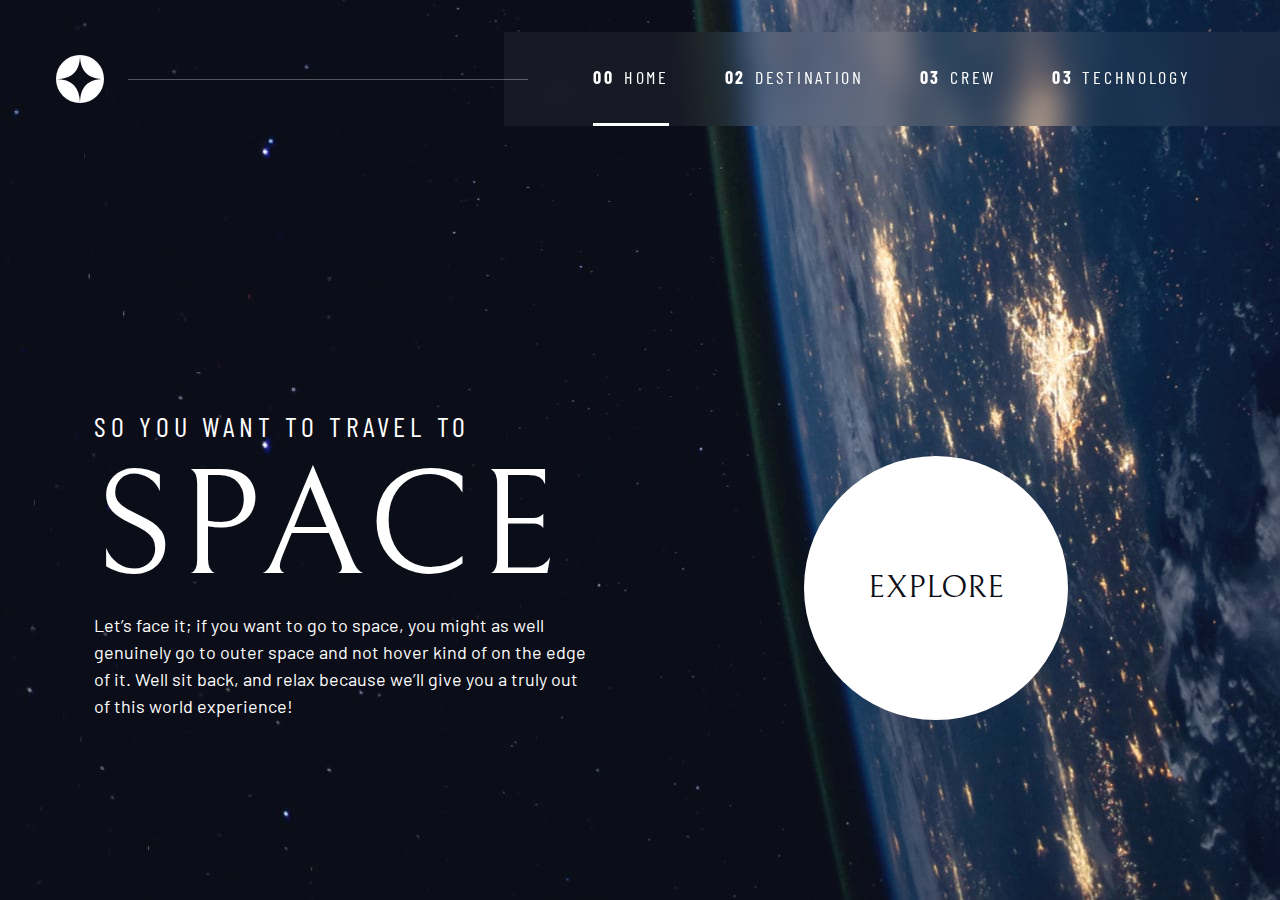
<file: index.html>
<!DOCTYPE html>
<html lang="en">
<head>
    <meta charset="UTF-8">
    <meta http-equiv="X-UA-Compatible" content="IE=edge">
    <meta name="viewport" content="width=device-width, initial-scale=1.0">
    <title>SpaceY</title>
    <!-- custom css -->
    <link rel="stylesheet" href="style.css">
     
    <!-- Google font -->
    <link rel="preconnect" href="https://fonts.googleapis.com">
    <link rel="preconnect" href="https://fonts.gstatic.com" crossorigin>
    <link href="https://fonts.googleapis.com/css2?family=Barlow+Condensed:wght@400;700&family=Bellefair&family=Barlow:wght@400;700&display=swap"
        rel="stylesheet">
        <!-- favicon -->
    <link rel="icon" type="image/png" sizes="32x32" href="./assets/favicon-32x32.png">

</head>
<body class="home">

    <header class="primary-header flex">
        <div>
            <img src="./assets/shared/logo.svg" alt="space tourism logo" class="logo">
        </div>
        <button class="mobile-nav-toggle" aria-controls="primary-navigation"><span class="sr-only" aria-expanded="false">Menu</span></button>
        <nav>
            <ul id="primary-navigation" data-visible="false" class="primary-navigation underline-indicators flex">
                <li class="active"><a class="ff-sans-cond uppercase text-white letter-spacing-2" href="index.html"><span aria-hidden="true">00</span>Home</a>
                <li><a class="ff-sans-cond uppercase text-white letter-spacing-2" href="destination.html"><span aria-hidden="true">02</span>Destination</a>
                <li><a class="ff-sans-cond uppercase text-white letter-spacing-2" href="crew.html"><span aria-hidden="true">03</span>Crew</a>
                <li><a class="ff-sans-cond uppercase text-white letter-spacing-2" href="technology.html"><span aria-hidden="true">03</span>Technology</a>
            </ul>
        </nav>
    </header>

    <main class="grid-container grid-container--home">
        <div>
            <h1 class="test-accent fs-500 ff-sans-cond uppercase letter-spacing-1">So you want to travel to
                <span class="fs-900 ff-serif text-white d-block">Space</span>
            </h1>
            <p>Let’s face it; if you want to go to space, you might as well genuinely go to 
                outer space and not hover kind of on the edge of it. Well sit back, and relax 
                because we’ll give you a truly out of this world experience!
            </p>
        </div>
        <div>
            <a href="destination.html" class="large-button uppercase ff-serif text-dark bg-white">Explore</a>
         </div>
        </main>
    
<script src="app.js"></script>
</body>
</html>
</file>
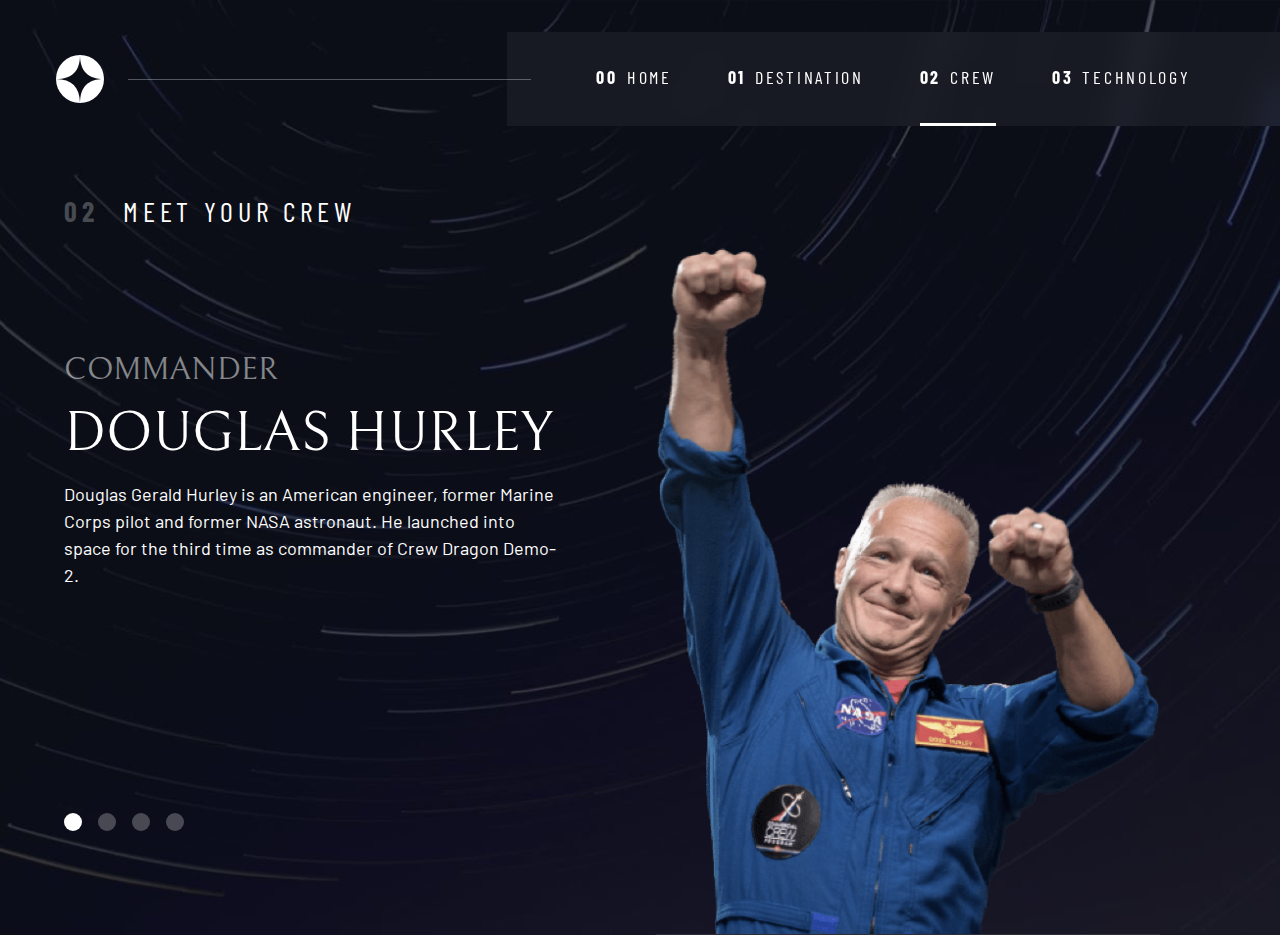
<file: crew.html>
<!DOCTYPE html>
<html lang="en">
<head>
  <meta charset="UTF-8">
  <meta name="viewport" content="width=device-width, initial-scale=1.0">

  <link rel="icon" type="image/png" sizes="32x32" href="./assets/favicon-32x32.png">
  <!-- Google fonts -->
  <link rel="preconnect" href="https://fonts.googleapis.com">
  <link rel="preconnect" href="https://fonts.gstatic.com" crossorigin>
  <link href="https://fonts.googleapis.com/css2?family=Barlow+Condensed:wght@400;700&family=Bellefair&family=Barlow:wght@400;700&display=swap"
      rel="stylesheet">
      
  <!-- Our custom CSS -->
  <link rel="stylesheet" href="style.css">
  <title>Frontend Mentor | Space tourism website</title>
  <script src="app.js" defer></script>
  <script src="tabs.js" defer></script>
</head>

<body class="crew">
  <header class="primary-header flex">
    <div>
      <img src="./assets/shared/logo.svg" alt="space tourism logo" class="logo">
    </div>
    <button class="mobile-nav-toggle" aria-controls="primary-navigation"><span class="sr-only" aria-expanded="false">Menu</span></button>
    <nav>
        <ul id="primary-navigation" data-visible="false" class="primary-navigation underline-indicators flex">
            <li><a class="ff-sans-cond uppercase text-white letter-spacing-2" href="index.html"><span aria-hidden="true">00</span>Home</a>
            <li><a class="ff-sans-cond uppercase text-white letter-spacing-2" href="destination.html"><span aria-hidden="true">01</span>Destination</a>
            <li class="active"><a class="ff-sans-cond uppercase text-white letter-spacing-2" href="crew.html"><span aria-hidden="true">02</span>Crew</a>
            <li><a class="ff-sans-cond uppercase text-white letter-spacing-2" href="technology.html"><span aria-hidden="true">03</span>Technology</a>
        </ul>
    </nav>
  </header>
  
  <main id="main" class="grid-container grid-container--crew flow">

    <h1 class="numbered-title"><span aria-hidden="true">02</span> Meet your crew</h1>

    <div class="dot-indicators flex" role="tablist" aria-label="crew member list">
      <button aria-selected="true" aria-controls="commander-tab" data-image="commander-image" role="tab" tabindex="0"><span class="sr-only">The commander</span></button>
      <button aria-selected="false" aria-controls="mission-tab" data-image="mission-image" role="tab" tabindex="-1"><span class="sr-only">The mission specialist</span></button>
      <button aria-selected="false" aria-controls="pilot-tab" data-image="pilot-image" role="tab" tabindex="-1"><span class="sr-only">The pilot</span></button>
      <button aria-selected="false" aria-controls="crew-tab" data-image="crew-image" role="tab" tabindex="-1"><span class="sr-only">The crew engineer</span></button>
    </div>
    <!--Commander-->
    <article class="crew-details flow" id="commander-tab" role="tabpanel" tabindex="0"> 
        <div class="flow--space-small flow">
            <h2 class="fs-600 ff-serif uppercase">Commander</h2>
            <p class="fs-700 uppercase ff-serif">Douglas Hurley</p>
        </div>
        <p>Douglas Gerald Hurley is an American engineer, former Marine Corps pilot 
        and former NASA astronaut. He launched into space for the third time as 
        commander of Crew Dragon Demo-2.</p>
    </article>
    <!--Mission specialist-->
    <article hidden class="crew-details flow" id="mission-tab" role="tabpanel" tabindex="0">
      <header class="flow flow--space-small">
        <h2 class="fs-600 ff-serif uppercase">Mission Specialist</h2>
        <p class="fs-700 uppercase ff-serif">Mark SHuttleworth</p>
      </header>
      <p>Mark Richard Shuttleworth is the founder and CEO of Canonical, the company behind
        the Linux-based Ubuntu operating system. Shuttleworth became the first South
        African to travel to space as a space tourist.</p>
    </article> 
    
    <!-- pilot -->
    <article hidden class="crew-details flow" id="pilot-tab" role="tabpanel" tabindex="0">
      <header class="flow flow--space-small">
        <h2 class="fs-600 ff-serif uppercase">Pilot</h2>
        <p class="fs-700 uppercase ff-serif">Victor Glover</p>
      </header>
      <p>Pilot on the first operational flight of the SpaceX Crew Dragon to the
        International Space Station. Glover is a commander in the U.S. Navy where
        he pilots an F/A-18.He was a crew member of Expedition 64, and served as a
        station systems flight engineer.</p>
    </article> 
    
    <!-- engineer -->
    <article hidden class="crew-details flow" id="crew-tab" role="tabpanel" tabindex="0">
      <header class="flow flow--space-small">
        <h2 class="fs-600 ff-serif uppercase">Flight Engineer</h2>
        <p class="fs-700 uppercase ff-serif">Anousheh Ansari</p>
      </header>
      <p>Anousheh Ansari is an Iranian American engineer and co-founder of Prodea Systems.
        Ansari was the fourth self-funded space tourist, the first self-funded woman to
        fly to the ISS, and the first Iranian in space.</p>
    </article> 

    <picture id="commander-image">
    <source srcset="assets/crew/image-douglas-hurley.png" type="image/webp">
    <img src="assets/crew/image-douglas-hurley.png" alt="Douglas Hurley">
    </picture>

    <picture hidden id="mission-image">
      <source srcset="assets/crew/image-mark-shuttleworth.webp" type="image/webp">
      <img src="assets/crew/image-mark-shuttleworth.png" alt="Douglas Hurley">
    </picture>

    <picture hidden id="pilot-image">
      <source srcset="assets/crew/image-victor-glover.webp" type="image/webp">
      <img src="assets/crew/image-victor-glover.png" alt="Douglas Hurley">
    </picture>

    <picture hidden id="crew-image">
      <source srcset="assets/crew/image-anousheh-ansari.webp" type="image/webp">
      <img src="assets/crew/image-anousheh-ansari.png" alt="Douglas Hurley">
    </picture>
  </main>

</body>
</html>
</file>
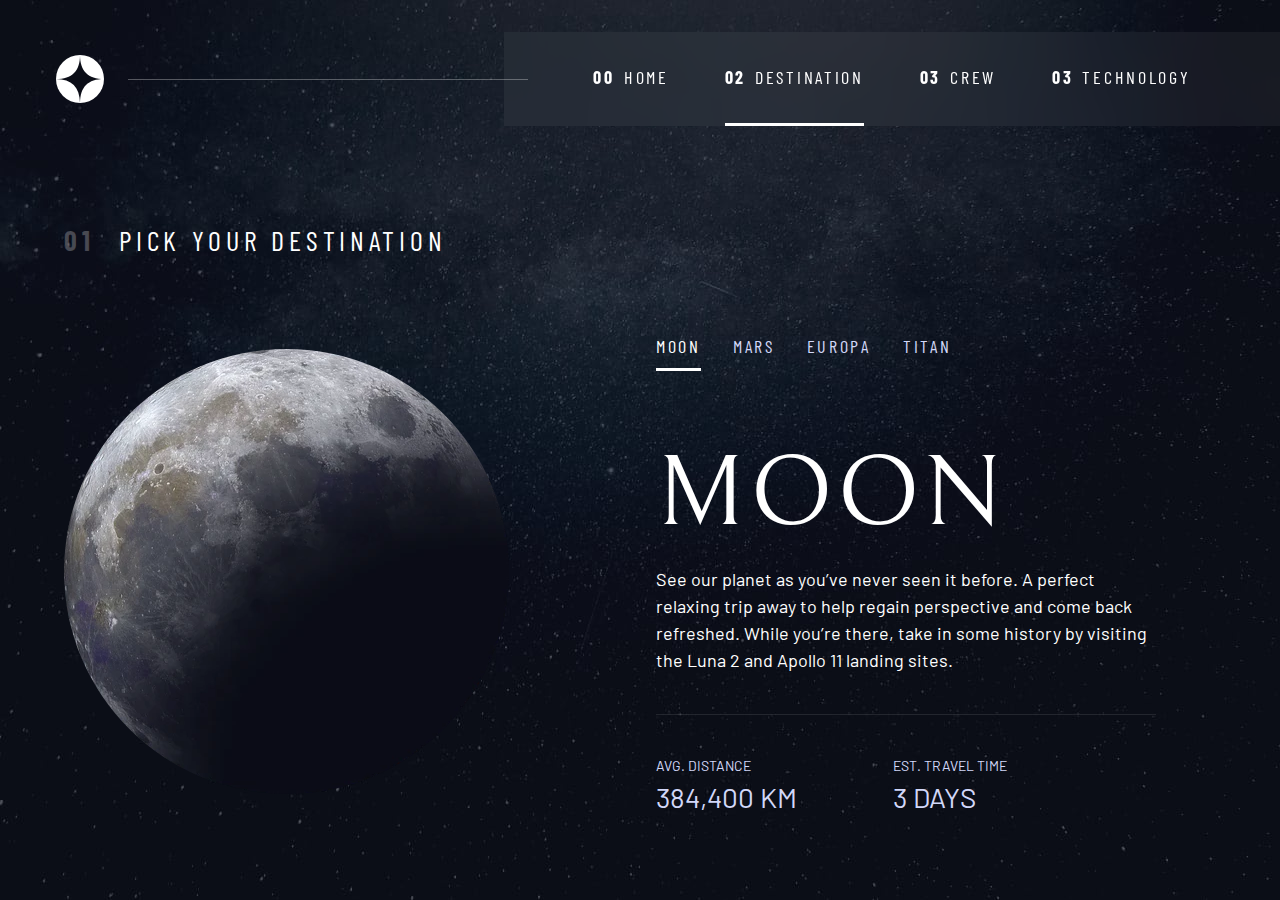
<file: destination.html>
<!DOCTYPE html>
<html lang="en">
<head>
    <meta charset="UTF-8">
    <meta http-equiv="X-UA-Compatible" content="IE=edge">
    <meta name="viewport" content="width=device-width, initial-scale=1.0">
    <title>SpaceY</title>
    <!-- custom css -->
    <link rel="stylesheet" href="style.css">
     
    <!-- Google font -->
    <link rel="preconnect" href="https://fonts.googleapis.com">
    <link rel="preconnect" href="https://fonts.gstatic.com" crossorigin>
    <link href="https://fonts.googleapis.com/css2?family=Barlow+Condensed:wght@400;700&family=Bellefair&family=Barlow:wght@400;700&display=swap"
        rel="stylesheet">
        <!-- favicon -->
    <link rel="icon" type="image/png" sizes="32x32" href="./assets/favicon-32x32.png">
    <script src="app.js" defer></script>
    <script src="tabs.js" defer></script>

</head>
<body class="destination">

    <header class="primary-header flex">
        <div>
            <img src="./assets/shared/logo.svg" alt="space tourism logo" class="logo">
        </div>
        <button class="mobile-nav-toggle" aria-controls="primary-navigation"><span class="sr-only" aria-expanded="false">Menu</span></button>
        <nav>
            <ul id="primary-navigation" data-visible="false" class="primary-navigation underline-indicators flex">
                <li><a class="ff-sans-cond uppercase text-white letter-spacing-2" href="index.html"><span aria-hidden="true">00</span>Home</a>
                <li class="active"><a class="ff-sans-cond uppercase text-white letter-spacing-2" href="destination.html"><span aria-hidden="true">02</span>Destination</a>
                <li><a class="ff-sans-cond uppercase text-white letter-spacing-2" href="crew.html"><span aria-hidden="true">03</span>Crew</a>
                <li><a class="ff-sans-cond uppercase text-white letter-spacing-2" href="technology.html"><span aria-hidden="true">03</span>Technology</a>
            </ul>
        </nav>
    </header>


  <main id="main" class="grid-container grid-container--destination ">
    <h1 class="numbered-title"><span aria-hidden="true">01</span> Pick your destination</h1> 

    <picture id="moon-image">
        <source srcset="./assets/destination/image-moon.webp" type="image/webp">
        <img src="./assets/destination/image-moon.png" alt="the moon">
      </picture>
      <picture hidden id="mars-image">
        <source srcset="./assets/destination/image-mars.webp" type="image/webp">
        <img src="./assets/destination/image-mars.png" alt="the planet mars">
      </picture>
      <picture hidden id="europa-image">
        <source srcset="./assets/destination/image-europa.webp" type="image/webp">
        <img src="./assets/destination/image-europa.png" alt="the planet europa">
      </picture>
      <picture hidden id="titan-image">
        <source srcset="./assets/destination/image-titan.webp" type="image/webp">
        <img src="./assets/destination/image-titan.png" alt="the moon titan">
      </picture>

      <div class="tab-list underline-indicators flex" role="tablist" aria-label="destination list">
        <button aria-selected="true" role="tab" aria-controls="moon-tab" data-image="moon-image" class="uppercase ff-sans-cond text-accent letter-spacing-2" tabindex="0">Moon</button>
        <button aria-selected="false" role="tab" aria-controls="mars-tab" data-image="mars-image" class="uppercase ff-sans-cond text-accent letter-spacing-2" tabindex="-1">Mars</button>
        <button aria-selected="false" role="tab" aria-controls="europa-tab" data-image="europa-image" class="uppercase ff-sans-cond text-accent letter-spacing-2" tabindex="-1">Europa</button>
        <button aria-selected="false" role="tab" aria-controls="titan-tab" data-image="titan-image" class="uppercase ff-sans-cond text-accent letter-spacing-2" tabindex="-1">Titan</button>
    </div>

    <!-- Moon -->
    <article class="destination-info flow" id="moon-tab" role="tabpanel">
        <h2 class="fs-800 ff-serif text-white uppercase letter-spacing-1">Moon</h2>

        <p>See our planet as you’ve never seen it before. A perfect relaxing trip away to help 
        regain perspective and come back refreshed. While you’re there, take in some history 
        by visiting the Luna 2 and Apollo 11 landing sites.</p>

        <div class="destination-meta flex">
            <div>
              <h3 class="fs-200 text-accent uppercase">Avg. distance</h3>
              <p class="uppercase text-accent">384,400 km</p>
            </div>

            <div>
              <h3 class="fs-200 text-accent uppercase">Est. travel time</h3>
              <p class="uppercase text-accent">3 days</p>
            </div>
        </div>

   </article>
   <article hidden class="destination-info flow" id="mars-tab" role="tabpanel">
    <h2 class="fs-800 uppercase ff-serif">Mars</h2>

    <p>Don’t forget to pack your hiking boots. You’ll need them to tackle Olympus Mons, 
the tallest planetary mountain in our solar system. It’s two and a half times 
the size of Everest!</p>
    
    <div class="destination-meta flex">
      <div>
        <h3 class="text-accent fs-200 uppercase">Avg. distance</h3>
        <p class="ff-serif uppercase">225 mil. km</p>
      </div>
      <div>
        <h3 class="text-accent fs-200 uppercase">Est. travel time</h3>
        <p class="ff-serif uppercase">9 months</p>
      </div>
    </div>
  </article>
  
  <!-- Europa -->
  <article hidden class="destination-info flow" id="europa-tab" role="tabpanel">
    <h2 class="fs-800 uppercase ff-serif">Europa</h2>

    <p>The smallest of the four Galilean moons orbiting Jupiter, Europa is a 
winter lover’s dream. With an icy surface, it’s perfect for a bit of 
ice skating, curling, hockey, or simple relaxation in your snug 
wintery cabin.</p>
    <div class="destination-meta flex">
      <div>
        <h3 class="text-accent fs-200 uppercase">Avg. distance</h3>
        <p class="ff-serif uppercase">628 mil. km</p>
      </div>
      <div>
        <h3 class="text-accent fs-200 uppercase">Est. travel time</h3>
        <p class="ff-serif uppercase">3 years</p>
      </div>
    </div>
  </article>
  
  <!-- Titan -->
  <article hidden class="destination-info flow" id="titan-tab" role="tabpanel">
    <h2 class="fs-800 uppercase ff-serif">Titan</h2>

    <p>The only moon known to have a dense atmosphere other than Earth, Titan 
is a home away from home (just a few hundred degrees colder!). As a 
bonus, you get striking views of the Rings of Saturn.</p>
    
    <div class="destination-meta flex">
      <div>
        <h3 class="text-accent fs-200 uppercase">Avg. distance</h3>
        <p class="ff-serif uppercase">1.6 bil. km</p>
      </div>
      <div>
        <h3 class="text-accent fs-200 uppercase">Est. travel time</h3>
        <p class="ff-serif uppercase">7 years</p>
      </div>
    </div>
  </article>


  </main>


</body>
</html>
</file>
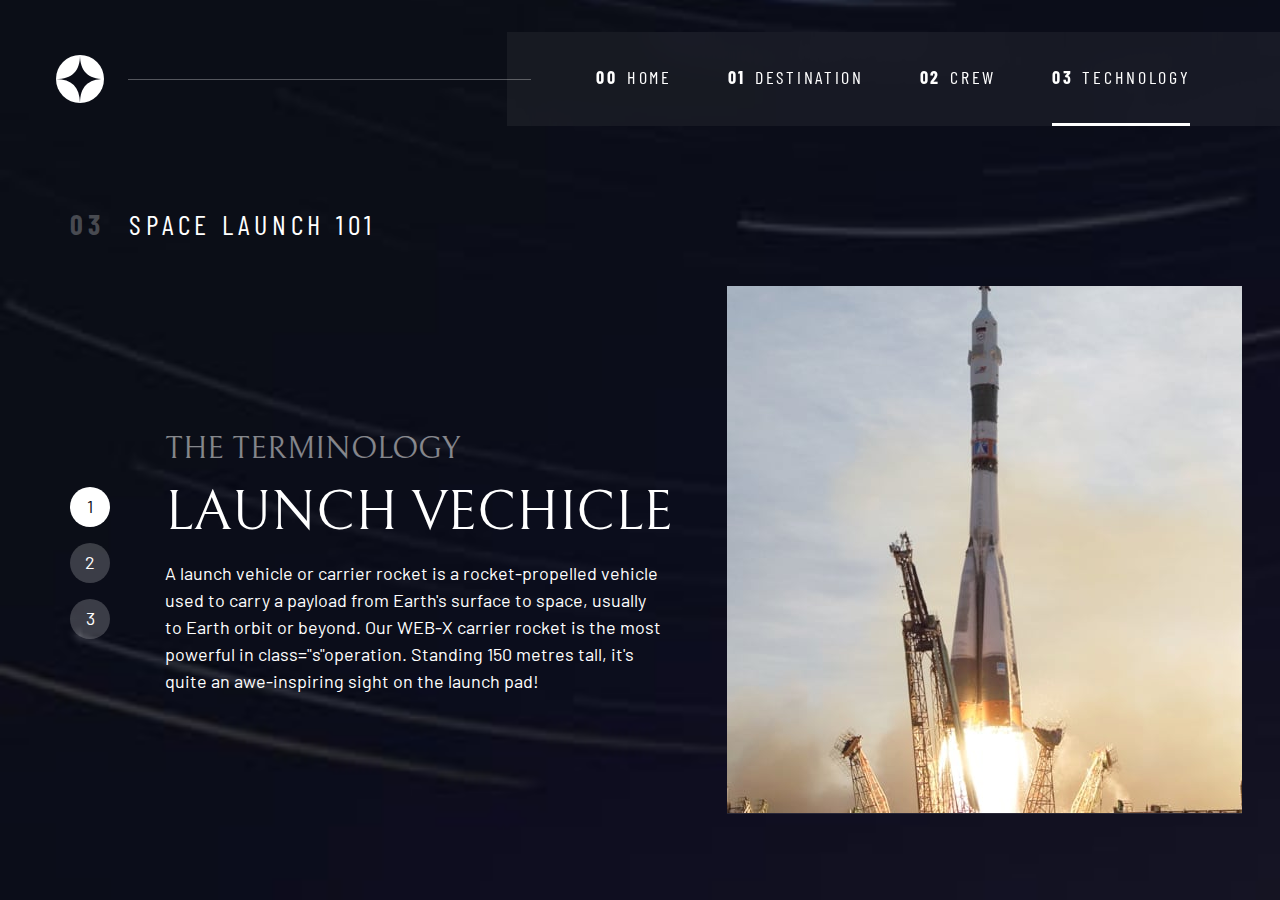
<file: technology.html>
<!DOCTYPE html>
<html lang="en">
<head>
  <meta charset="UTF-8">
  <meta name="viewport" content="width=device-width, initial-scale=1.0">

  <link rel="icon" type="image/png" sizes="32x32" href="./assets/favicon-32x32.png">
  <!-- Google fonts -->
  <link rel="preconnect" href="https://fonts.googleapis.com">
  <link rel="preconnect" href="https://fonts.gstatic.com" crossorigin>
  <link href="https://fonts.googleapis.com/css2?family=Barlow+Condensed:wght@400;700&family=Bellefair&family=Barlow:wght@400;700&display=swap"
      rel="stylesheet">
      
  <!-- Our custom CSS -->
  <link rel="stylesheet" href="style.css">
  <title>Frontend Mentor | Space tourism website</title>
  <script src="app.js" defer></script>
  <script src="tabs.js" defer></script>
</head>

<body class="technology">
  <header class="primary-header flex">
    <div>
      <img src="./assets/shared/logo.svg" alt="space tourism logo" class="logo">
    </div>
    <button class="mobile-nav-toggle" aria-controls="primary-navigation"><span class="sr-only" aria-expanded="false">Menu</span></button>
    <nav>
        <ul id="primary-navigation" data-visible="false" class="primary-navigation underline-indicators flex">
            <li><a class="ff-sans-cond uppercase text-white letter-spacing-2" href="index.html"><span aria-hidden="true">00</span>Home</a>
            <li><a class="ff-sans-cond uppercase text-white letter-spacing-2" href="destination.html"><span aria-hidden="true">01</span>Destination</a>
            <li><a class="ff-sans-cond uppercase text-white letter-spacing-2" href="crew.html"><span aria-hidden="true">02</span>Crew</a>
            <li class="active"><a class="ff-sans-cond uppercase text-white letter-spacing-2" href="technology.html"><span aria-hidden="true">03</span>Technology</a>
        </ul>
    </nav>
  </header>
  
  <main id="main" class="grid-tech grid-container--technology flow">

    <h1 class="numbered-title"><span aria-hidden="true">03</span> Space launch 101 </h1>

    <div class="num-indicators flex" role="tablist" aria-label="Technology">
      <button aria-selected="true" aria-controls="vehicle-tab" data-image="launch-vehicle-image" role="tab" tabindex="0">1</button>
      <button aria-selected="false" aria-controls="spaceport-tab" data-image="spaceport-image" role="tab" tabindex="-1">2</button>
      <button aria-selected="false" aria-controls="capsule-tab" data-image="capsule-image" role="tab" tabindex="-1">3</button>
      
    </div>
    <!--Launch vehicle-->
    <article class="technology-details flow" id="vehicle-tab" role="tabpanel" tabindex="0"> 
        <div class="flow--space-small flow">
            <h2 class="fs-600 ff-serif uppercase">The terminology</h2>
            <p class="fs-700 uppercase ff-serif">Launch Vechicle</p>
        </div>
        <p>A launch vehicle or carrier rocket is a rocket-propelled vehicle used to carry a payload from Earth's surface to space, 
            usually to Earth orbit or beyond. Our WEB-X carrier rocket is the most powerful in class="s"operation. Standing 150 metres tall, 
            it's quite an awe-inspiring sight on the launch pad!</p>
    </article>

     <!--space port-->
     <article hidden class="technology-details flow" id="spaceport-tab" role="tabpanel" tabindex="0"> 
        <div class="flow--space-small flow">
            <h2 class="fs-600 ff-serif uppercase">The terminology</h2>
            <p class="fs-700 uppercase ff-serif">Space port</p>
        </div>
        <p>A spaceport or cosmodrome is a site for launching (or receiving) spacecraft, by analogy to the seaport for ships or 
            airport for aircraft. Based in the famous Cape Canaveral, our spaceport is ideally situated to take advantage of 
            the Earth’s rotation for launch.</p>
    </article>

     <!--Capsule-->
     <article hidden class="technology-details flow" id="capsule-tab" role="tabpanel" tabindex="0"> 
        <div class="flow--space-small flow">
            <h2 class="fs-600 ff-serif uppercase">The terminology</h2>
            <p class="fs-700 uppercase ff-serif">space capsule</p>
        </div>
        <p>A space capsule is an often-crewed spacecraft that uses a blunt-body reentry capsule to reenter the Earth's atmosphere 
            without wings. Our capsule is where you'll spend your time during the flight. It includes a space gym, cinema, and 
            plenty of other activities to keep you entertained.</p>
    </article>


    <!-- Images -->
    <picture id="launch-vehicle-image">
        <source srcset="./assets/technology/image-launch-vehicle-portrait.jpg" media="(min-width: 722px)" >
        <source srcset="./assets/technology/image-launch-vehicle-landscape.jpg" media="(max-width: 722px)" >

        <img src="./assets/technology/image-launch-vehicle-landscape.jpg" alt="vehicle">
    </picture>

    <picture hidden id="spaceport-image">
        <source srcset="./assets/technology/image-spaceport-portrait.jpg" media="(min-width: 722px">
        <source srcset="./assets/technology/image-spaceport-landscape.jpg" media="(max-width: 722px)" >
        <img src="./assets/technology/image-spaceport-landscape.jpg" alt="spaceport">
    </picture>

    <picture hidden id="capsule-image">
        <source srcset="./assets/technology/image-space-capsule-portrait.jpg" media="(min-width: 722px)">
        <source srcset="./assets/technology/image-space-capsule-landscape.jpg" media="(max-width: 722px)" >
        <img src="./assets/technology/image-space-capsule-landscape.jpg" alt="capsule">
    </picture>



     </main>
</body>
</html>
</file>
<file: style.css>
/* ------------------- */
/* Custom properties   */
/* ------------------- */

:root {
    /* colors */
    --clr-dark: 230 35% 7%;
    --clr-light: 231 77% 90%;
    --clr-white: 0 0% 100%;
    
    /* font-sizes */
    --fs-900: clamp(5rem, 8vw + 1rem, 9.375rem);
    --fs-800: 3.5rem;
    --fs-700: 1.5rem;
    --fs-600: 1rem;
    --fs-500: 1rem;
    --fs-400: 0.9375rem;
    --fs-300: 1rem;
    --fs-200: 0.875rem;
    
    /* font-families */
    --ff-serif: "Bellefair", serif;
    --ff-sans-cond: "Barlow Condensed", sans-serif;
    --ff-sans-normal: "Barlow", sans-serif;
}

@media (min-width: 35em) {
    :root {
        --fs-800: 5rem;
        --fs-700: 2.5rem;
        --fs-500: 1.25rem;
        --fs-600: 1.5rem;
        --fs-400: 1rem;
    }
}

@media (min-width: 45em) {
    :root {
        /* font-sizes */
        --fs-900: 9.375rem;
        --fs-800: 6.25rem;
        --fs-700: 3.5rem;
        --fs-600: 2rem;
        --fs-500: 1.75rem;
        --fs-400: 1.125rem;
        --fs-300: 1rem;
        --fs-200: 0.875rem;
    }
}


/*---------------------------------------- Reset---------------------- */
/* Box sizing */

*,
*::before,
*::after {
    box-sizing: border-box;
}

/* Reset margin */

body,
h1,
h2,
h3,
h4,
h5,
p,
figure,
picture {
    margin: 0;
}

h1,
h2,
h3,
h4,
h5,
h6,
p {
    font-weight: 400;
}

/* set up the body */

body {
    font-family: var(--ff-sans-normal);
    font-size: var(--fs-400);
    color: hsl( var(--clr-white) );
    background-color: hsl( var(--clr-dark) );
    min-height: 100vh;
    line-height: 1.5;

    display: grid;
    grid-template-rows: min-content 1fr;
    overflow-x: hidden;
}

/* make pictures easy to work with */

img,
picture {
    max-width: 100%;
    display: block;
}

/* make form elements easy to work */
input,
button,
textarea,
select {
    font: inherit;
}

/* Remove all animations, transitions and smooth scroll for people that prefer not to see them */

@media (prefers-reduced-motion: reduce) {
    /* html:focus-within {
     scroll-behavior: auto;
    } */
    
    *,
    *::before,
    *::after {
      animation-duration: 0.01ms !important;
      animation-iteration-count: 1 !important;
      transition-duration: 0.01ms !important;
      scroll-behavior: auto !important;
    }
  }

  /* ------------------------------------------------------------------------------------------------------------------------------- */

/* Utility classes */

[hidden] {
    display: none;
}

.flex {
    display: flex;
    gap: var(--gap, 1rem);
}

.grid {
    display: grid;
    gap: var(--gap, 1rem);
}

.container {
    padding-inline: 2em;
    margin-inline: auto;
    max-width: 80em;
}

.d-block {
    display: block;
}


.sr-only {
    position: absolute;
    width: 1px;
    height: 1px;
    padding: 0;
    margin: -1px;
    overflow: hidden;
    clip: rect(0,0,0,0);
    border: 0;
    white-space: nowrap;
}

/* colors */
.bg-dark { background-color: hsl( var(--clr-dark) );}
.bg-accent { background-color: hsl( var(--clr-light) );}
.bg-white { background-color: hsl( var(--clr-white) );}

.text-dark { color: hsl( var(--clr-dark) );}
.text-accent { color: hsl( var(--clr-light) );}
.text-white { color: hsl( var(--clr-white) );}

/* typography */

.ff-serif { font-family: var(--ff-serif); } 
.ff-sans-cond { font-family: var(--ff-sans-cond); } 
.ff-sans-normal { font-family: var(--ff-sans-normal); } 

.letter-spacing-1 { letter-spacing: 4.75px; } 
.letter-spacing-2 { letter-spacing: 2.7px; } 
.letter-spacing-3 { letter-spacing: 2.35px; } 

.uppercase { text-transform: uppercase; }

.fs-900 { font-size: var(--fs-900); }
.fs-800 { font-size: var(--fs-800); }
.fs-700 { font-size: var(--fs-700); }
.fs-600 { font-size: var(--fs-600); }
.fs-500 { font-size: var(--fs-500); }
.fs-400 { font-size: var(--fs-400); }
.fs-300 { font-size: var(--fs-300); }
.fs-200 { font-size: var(--fs-200); }


.fs-900,
.fs-800,
.fs-700,
.fs-600 {
    line-height: 1.1;
}

.numbered-title {
    font-family: var(--ff-sans-cond);
    font-size: var(--fs-500);
    text-transform: uppercase;
    letter-spacing: 4.72px; 
}

.numbered-title span {
    margin-right: .5em;
    font-weight: 700;
    color: hsl( var(--clr-white) / .25);
}

.flow > * + *{
    margin-top: var(--flow-space, 1rem);
}

.flow--space-small {
    --flow-space: 1rem;
}


/* ------------------- */
/* Compontents         */
/* ------------------- */

.large-button {
    display: inline-grid;
    font-size: 2rem;
    position: relative;
    place-items: center;
    z-index: 1;
    padding: 0 2em;
    aspect-ratio: 1;
    border-radius: 50%;
    text-decoration: none;
}

.large-button::after {
   content: '';
   position: absolute;
   z-index: -1;
   background: hsl( var(--clr-white) / .15);
   width: 100%;
   height: 100%;
   border-radius: 50%;
   transition: opacity 500ms linear,transform 750ms ease-in-out;
   opacity: 0;
}

.large-button:hover::after,
.large-button:focus::after {
    opacity: 1;
    transform: scale(1.5);
}

/* primary header */

.logo {
    margin: 1.5rem clamp(1.5rem, 5vw, 3.5rem);
}

.primary-header {
    justify-content: space-between;
    align-items: center;
}

.primary-navigation {
    --gap: 1.5rem clamp(1.5rem, 5vw, 3.5rem);
    --underline-gap: 2rem;
    list-style: none;
    padding: 0;
    margin: 0;
    background: hsl( var(--clr-dark) / 0.95);
}

.primary-navigation a {
    text-decoration: none;
}

.primary-navigation a > span {
    font-weight: 700;
    margin-right: .5em;
}

@supports (backdrop-filter: blur(1rem)) {
    .primary-navigation {
        backdrop-filter: blur(1rem);
        background: hsl( var(--clr-white) / 0.05);
    }
}

.mobile-nav-toggle {
    display: none;
}

@media (max-width: 35rem) {
    .primary-navigation {
        
        --underline-gap: .5em;
    
        list-style: none;
        padding: min(2rem, 15vh) 2rem;
        margin: 0;
        flex-direction: column;
        position: fixed;
        inset: 0 0 0 30%;
        z-index: 1000;
        transform: translateX(100%);
        transition: 0.5s ease-in-out;
    }
    .primary-navigation.underline-indicators > .active {
        border: 0;
    }

    .primary-navigation[data-visible = "true"] {
        transform: translateX(0);
    }

    .mobile-nav-toggle {
        display: block;
        position: absolute;
        z-index: 2000;
        right: 1rem;
        top: 2rem;
        background: transparent;
        background-image: url('./assets/shared/icon-hamburger.svg');
        background-repeat: no-repeat;
        width: 1.5rem;
        aspect-ratio: 1;
        border: 0;

        transition: 0.5s ease-in-out;
    }

    .mobile-nav-toggle[aria-expanded="true"] {
        background-image: url('./assets/shared/icon-close.svg');
    }
}

@media (min-width: 35em) {
    .primary-navigation {
        padding-inline: clamp(3rem, 7vw, 7rem);
    }
}

@media (min-width: 35em) and (max-width: 45em) {
    .primary-navigation a > span {
        display: none;
    }
}

@media (min-width: 45em) {
    .primary-header::before {
        content: '';
        display: block;
        position: relative;
        height: 1px;
        width: 100%;
        z-index: 1;
        margin-right: -2.5rem;
        background: hsl(var(--clr-white) / .3);
        order: 1;
    }
    nav {
        order: 2;
    }
    .primary-navigation {
        margin-block: 2rem;
    }
}

.underline-indicators > * {
    cursor: pointer;
    padding: var(--underline-gap, 0.5rem) 0;
    border: 0;
    border-bottom: .2rem solid hsl( var(--clr-white) / 0 );
    background-color: transparent;
}

.underline-indicators > *:hover,
.underline-indicators > *:focus {
    border-color: .2rem solid hsl( var(--clr-white) / 0.5);
}

.underline-indicators > .active,
.underline-indicators > [aria-selected="true"]{
    color: hsl( var(--clr-white) / 1);
    border-color: hsl( var(--clr-white) / 1);
}

.tab-list {
    --gap: 2rem;
}


.dot-indicators > * {
    cursor: pointer;
    border: 0;
    aspect-ratio: 1;
    padding: .5em;
    border-radius: 50%;
    background-color: hsl( var(--clr-white) / .25);
}

.dot-indicators > *:hover,
.dot-indicators > *:focus {
    background-color: hsl( var(--clr-white) / .5);
}

.dot-indicators > .active,
.dot-indicators > [aria-selected="true"]{
    background-color: hsl( var(--clr-white) / 1);
}



.num-indicators > * {
    cursor: pointer;
    border: 0;
    width: 40px;
    height: 40px;
    border-radius: 50%;
    background-color: hsl( var(--clr-white) / .2);
    color: hsl(var(--clr-white));
}

.num-indicators > *:hover,
.num-indicators > *:focus {
    background-color: hsl( var(--clr-white) / .5);
}

.num-indicators > .active,
.num-indicators > [aria-selected="true"]{
    color: hsl(var(--clr-dark));
    background-color: hsl( var(--clr-white) / 1);
}


/* ------------------- */
/* Page specific       */
/* ------------------- */

/* home */

body {
    background-size: cover;
    background-position: bottom center;
}

.home {
    background-image: url('./assets/home/background-home-mobile.jpg');
}

@media (min-width: 35rem) {
    .home {
        background-position: center center;
        background-image: url('./assets/home/background-home-tablet.jpg');
    }
}

@media (min-width: 45rem) {
    .home {
        background-image: url('./assets/home/background-home-desktop.jpg');
    }
}

/* destination */
.destination {
    background-image: url(./assets/destination/background-destination-mobile.jpg);
}

@media (min-width: 35rem) {
    .destination {
        background-position: center center;
        background-image: url(./assets/destination/background-destination-tablet.jpg);
    }
}

@media (min-width: 45rem) {
    .destination {
        background-image: url(./assets/destination/background-destination-desktop.jpg);
    }
} 

/* crew */
.crew {
    background-image: url(./assets/home/background-home-mobile.jpg);
}

@media (min-width: 35rem) {
    .crew {
        background-position: center center;
        background-image: url(./assets/crew/background-crew-tablet.jpg);
    }
}

@media (min-width: 45rem) {
    .crew {
        background-image: url(./assets/crew/background-crew-desktop.jpg);
    }
}

/* technology */

.technology {
    background-image: url(./assets/technology/background-technology-mobile.jpg);
}

@media (min-width: 35rem) {
    .crew {
        background-position: center center;
        background-image: url(./assets/technology/background-technology-tablet.jpg);
    }
}

@media (min-width: 45rem) {
    .crew {
        background-image: url(./assets/technology/background-technology-desktop.jpg);
    }
}
/* ------------------- */
/* Layout specific      */
/* ------------------- */

.grid-container {
    display: grid;
    text-align: center;
    place-items: center;
    padding-inline: 1rem;
    padding-bottom: 3rem;
}

.grid-container p:not([class]) {
    max-width: 50ch;
}

/* Destination layout */

.grid-container--destination {
    grid-template-areas: 
        'title'
        'image'
        'tabs'
        'content';
}

.numbered-title {
    grid-area: title;
}

.grid-container--destination > picture {
    grid-area: image;
    max-width: 60%;
}
.grid-container--destination > .tab-list {
    grid-area: tabs;
}

.grid-container--destination > .destination-info {
    grid-area: content;
}

.destination-meta {
    flex-direction: column;
    border-top: 1px solid hsl(var(--clr-white) / .1);
    padding-top: 2.5rem;
    margin-top: 2.5rem;
}

.destination-meta p {
    font-size: 1.75rem;
}

/* Crew layout */

.grid-container--crew {
    grid-template-areas: 
        'title'
        'image'
        'tabs'
        'content';
}

.grid-container--crew > picture {
    grid-area: image;
    max-width: 60%;
    border-bottom: 1px solid hsl( var(--clr-white) / .1);
}

.grid-container--crew > .dot-indicators {
    grid-area: tabs;
}

.grid-container--crew > .crew-details {
    grid-area: content;
}
.crew-details h2 {
    opacity: .5;
}

/* technologylayout */

.grid-container--technology {
    grid-template-areas: 
        'title'
        'image'
        'tabs'
        'content';
}

.grid-container--technology > picture {
    grid-area: image;
    max-width: 100%;
    border-bottom: 1px solid hsl( var(--clr-white) / .1);
}

.grid-container--technology > .num-indicators {
    grid-area: tabs;
}

.grid-container--technology > .technology-details {
    grid-area: content;
}
.technology-details h2 {
    opacity: .5;
}

.grid-tech {
    display: grid;
    text-align: center;
    place-items: center;
    padding-inline: 0rem;
    padding-bottom: 3rem;
}

.grid-tech > article {
    padding-inline: 1rem;
}

/* media query */

@media (min-width: 35em) {
    .numbered-title {
        justify-self: start;
        margin-top: 2rem;
    }
    .destination-meta {
        flex-direction: row;
        justify-content: space-around;
    }

    .grid-container--crew {
        padding-bottom: 0;
        grid-template-areas: 
            'title'
            'content'
            'tabs'
            'image';
    }
    
}



@media (min-width: 45rem) {
    .grid-container {
        text-align: left;
        column-gap: var(--container-gap, 2rem);
        grid-template-columns: minmax(1rem, 1fr) repeat(2, minmax(0, 40rem)) minmax(1rem, 1fr);
    }

    .grid-container--home {
        align-items: end;
        padding-bottom: max(6rem, 20vh);
    }
    
    .grid-container--home > *:first-child {
        grid-column: 2;
    }

    .grid-container--home > *:last-child {
        grid-column: 3;
    }

    .grid-container--destination {
        justify-items: start;
        /* align-content: start; */
        grid-template-areas: 
            '. title title .'
            '. image tabs .'
            '. image content .';
    }

    .grid-container--destination > picture,
    .grid-container--crew > picture {
        max-width: 90%;
    }

    .destination-meta {
        --gap: 6rem;
        justify-content: start;
    }

    .grid-container--crew {
        justify-items: start;
        grid-template-areas: 
            '. title title .'
            '. content image .'
            '. tabs image .';
    }

    .grid-container--crew > picture {
        align-self: end;
    }

    /* tech */

    .grid-tech {
        grid-template-columns: minmax(1rem, 1fr) minmax(30rem) minmax(30rem) minmax(1rem, 1fr);
    }
    
    .grid-tech .num-indicators{   
        flex-direction: column;
    }

    .grid-container--technology {
        padding-left: 2rem;
        text-align: left;
    }

    .grid-tech p:not([class]) {
        max-width: 50ch;
    }

    .grid-container--technology {
        justify-items: start;
        grid-template-areas: 
            '. title title .'
            '. tabs content image'
            '. tabs content .';
    }

    
}
</file>
